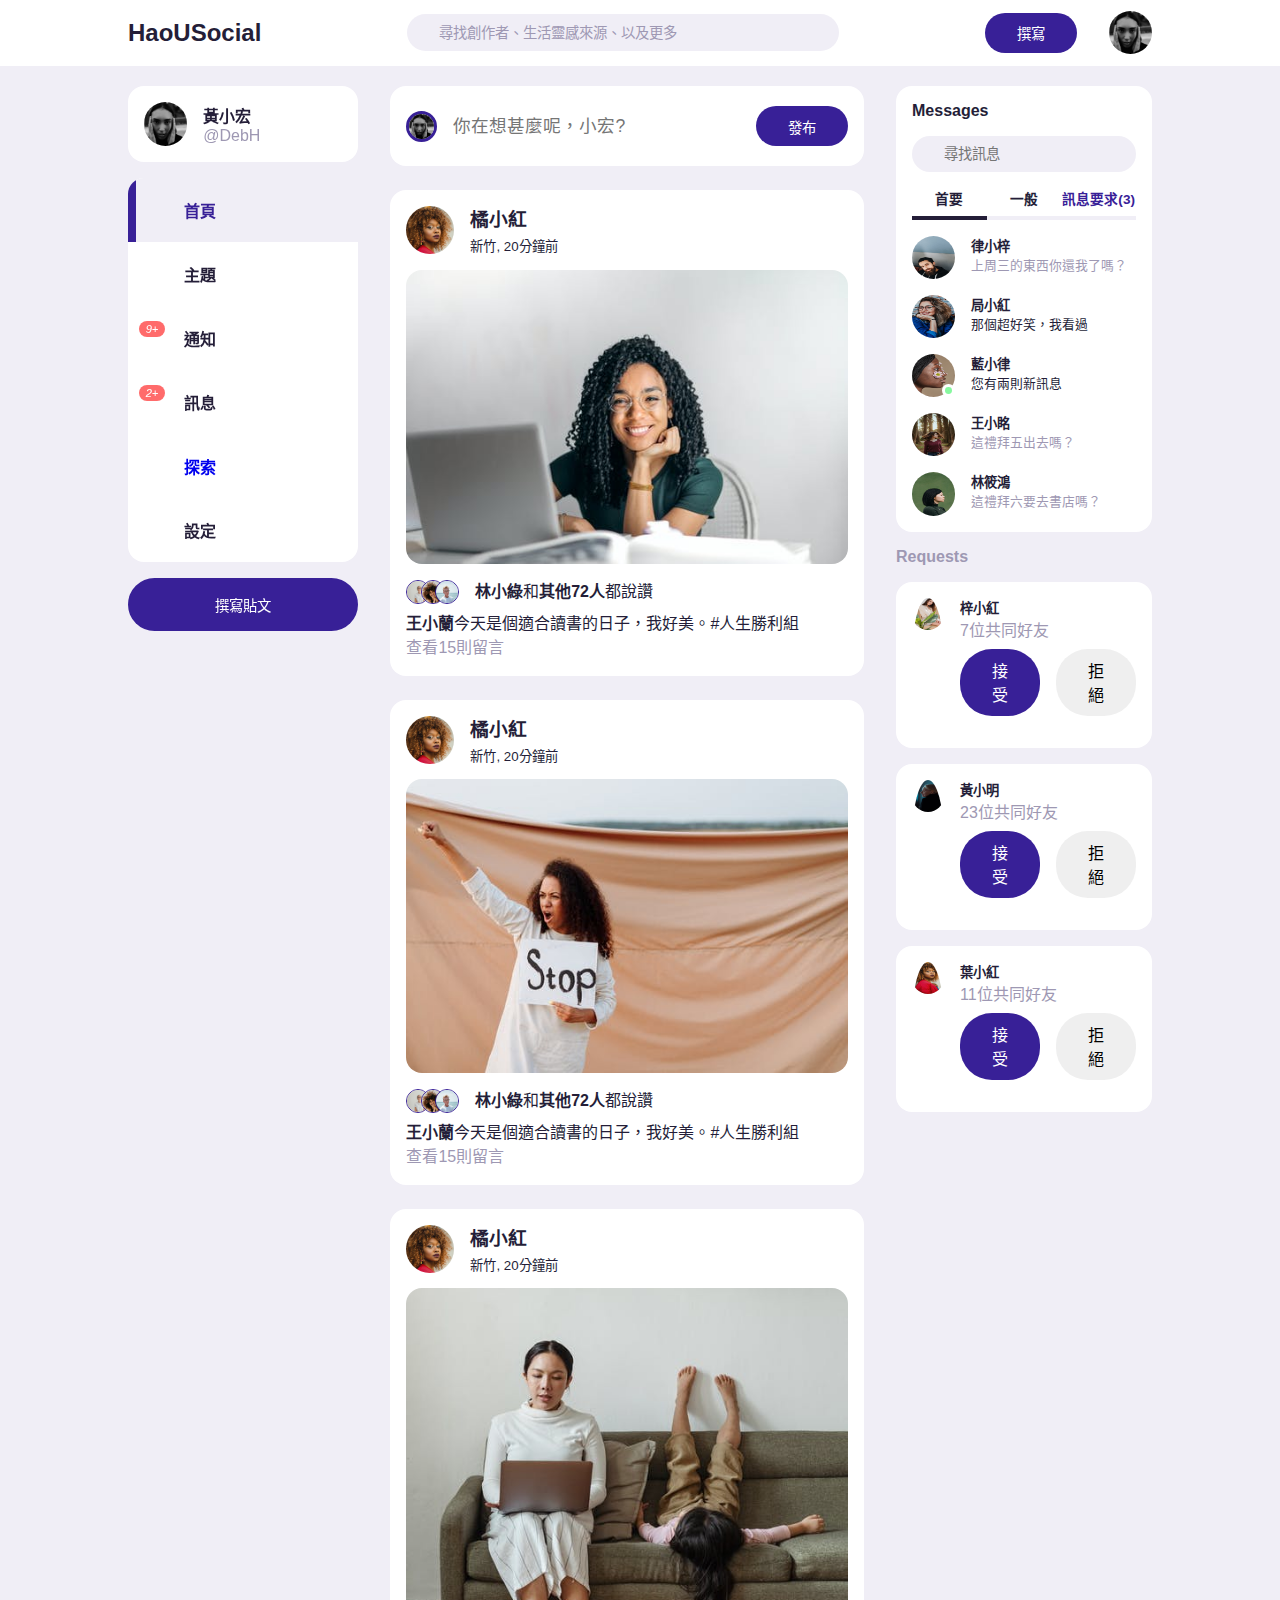
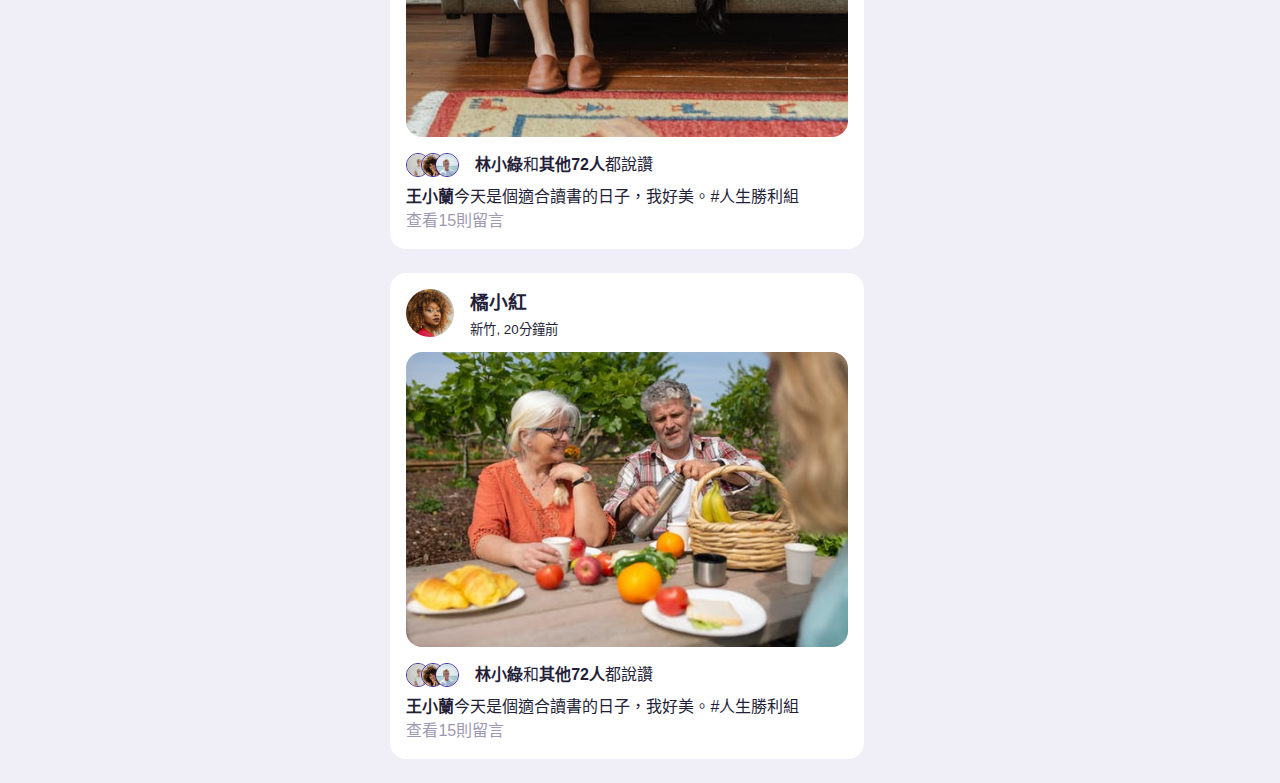
<file: index.html>
<!DOCTYPE html>
<html lang="zh-tw">
<head>
    <meta charset="UTF-8">
    <meta http-equiv="X-UA-Compatible" content="IE-edge">
    <meta name="viewport" content="width=device-width, initial-scale=1.0">
    <title>XX is the new social media</title>
    <link rel="stylesheet" href="https://unicons.iconscout.com/release/v2.1.6/css/unicons.css">
    <link rel="stylesheet" href="style.css">

</head>
<body>
    <!--導覽列-->
    <nav>
        <div class="container">
            <h2 class="log">
                HaoUSocial
            </h2>
            <div class="search-bar">
                <i class="uil uil-search"></i>
                <input type="search" placeholder="尋找創作者、生活靈感來源、以及更多">
            </div>
            <!--導覽列大頭貼-->
            <div class="create">
                <label class="btn btn-primary" for="create post">撰寫</label>
                <div class="profile-photo">
                    <img src="img/profile-1.jpeg">
                </div>
            </div>
        </div>
    </nav>

    <!--主要介面區域-->
    <main>
    <div class="container">

        <!--左邊區塊-->
        <div class="left">
            <a class="profile">
                <div class="profile-photo">
                    <img src="img/profile-1.jpeg">
                </div>

                <div class="handle">
                    <h4>黃小宏</h4>
                    <p class="text-muted">
                        @DebH
                    </p>
                </div>
            </a>

            <!--sidebar-->
            <div class="sidebar">
                <a class="menu-item active">
                    <span><i class="uil uil-home"></i></span><h3>首頁</h3>
                </a>

                <a class="menu-item" id="theme">
                    <span><i class="uil uil-palette"></i></span><h3>主題</h3>
                </a>

                <a class="menu-item" id="notifications">
                    <span><i class="uil uil-bell"><small class="notification-count">9+</small></i></span><h3>通知</h3>
                    <!--通知跳出-->
                    <div class="notification-popup">
                        <div>
                            <div class="profile-photo">
                                <img src="img/profile-2.jpeg">
                            </div>
                            <div class="notification-body">
                                <b>王小藍</b> 接受了你的交友邀請
                                <small class="text-muted">2天前</small>
                            </div>
                        </div>

                        <div>
                            <div class="profile-photo">
                                <img src="img/profile-3.jpeg">
                            </div>
                            <div class="notification-body">
                                <b>葉曉君</b> 對你的貼文發表了一則留言
                                <small class="text-muted">一小時前</small>
                            </div>
                        </div>

                        <div>
                            <div class="profile-photo">
                                <img src="img/profile-4.jpeg">
                            </div>
                            <div class="notification-body">
                                <b>梁義宣</b> 對你的貼文按讚
                                <small class="text-muted">5分鐘前</small>
                            </div>
                        </div>

                        <div>
                            <div class="profile-photo">
                                <img src="img/profile-5.jpeg">
                            </div>
                            <div class="notification-body">
                                <b>Lany Yeh</b> 對你的貼文發表了一則留言
                                <small class="text-muted">2小時之前</small>
                            </div>
                        </div>

                        <div>
                            <div class="profile-photo">
                                <img src="img/profile-6.jpeg">
                            </div>
                            <div class="notification-body">
                                <b>顏劭瑜</b> 分享了你的貼文
                                <small class="text-muted">10分鐘前</small>
                            </div>
                        </div>

                        <div>
                            <div class="profile-photo">
                                <img src="img/profile-7.jpeg">
                            </div>
                            <div class="notification-body">
                                <b>Leo Huang</b> 對你的貼文按讚
                                <small class="text-muted">30分鐘前</small>
                            </div>
                        </div>
                    </div>
                    <!--通知跳出code結束-->
                </a>

                <a class="menu-item" id="messages-notification">
                    <span><i class="uil uil-message" ><small class="notification-count">2+</small></i></span><h3>訊息</h3>
                </a>

                <a class="menu-item" href="waterfall.html">
                    <span><i class="uil uil-club"></i></span><h3>探索</h3>
                </a>

                <a class="menu-item">
                    <span><i class="uil uil-setting"></i></span><h3>設定</h3>
                </a>   
               </form>
            </div>
            <!--sidebar結束-->
            <label for="create-post" class="btn btn-primary">撰寫貼文</label>
        </div>
        <!--左邊區塊結束-->

        <!--中間區塊-->
        <div class="middle">
            <!--撰寫貼文----------------------------------------------------->
            <form class="create-post">
                <div class="profile-photo">
                    <img src="img/profile-1.jpeg">
                </div>
                <input type="text" placeholder="你在想甚麼呢，小宏?" id="create-post">
                <input type="submit" value="發布" class="btn btn-primary">
            </form>
            
            <!--貼文-->
            <div class="feeds">
                <!-----------------------------------------貼文一-->
                <div class="feed">
                    <div class="head">
                        <div class="user">
                            <div class="profile-photo">
                                <img src="img/profile-14.jpeg">
                            </div>

                            <div class="ingo">
                                <h3>橘小紅</h3>
                                <small>新竹, 20分鐘前</small>
                            </div>
                        </div>

                        <span class="edit">
                            <i class="uil uil-ellipsis-h"></i>
                        </span>
                    </div>

                    <div class="photo">
                        <img src="img/feed-1.jpeg">
                    </div>

                    <div class="action-buttons">
                        <div class="interation-buttons">
                            <span><i class="uil uil-heart"></i></span>
                            <span><i class="uil uil-comment"></i></span>
                            <span><i class="uil uil-share"></i></span>
                        </div>
                        <div class="bookmark">
                            <span><i class="uil uil-bookmark"></i></span>
                        </div>
                    </div>

                    <div class="liked-by">
                        <span><img src="img/profile-4.jpeg"></span>
                        <span><img src="img/profile-6.jpeg"></span>
                        <span><img src="img/profile-7.jpeg"></span>
                        <p><b>林小綠</b>和<b>其他72人</b>都說讚</p>
                    </div>

                    <div class="caption">
                        <p><b>王小蘭</b>今天是個適合讀書的日子，我好美。<span class="hash-tag">#人生勝利組</span></p>
                        <div class="comments text-muted">查看15則留言</div>
                    </div>
                </div>

                <!-----------------------------------------貼文二-->
                <div class="feed">
                    <div class="head">
                        <div class="user">
                            <div class="profile-photo">
                                <img src="img/profile-14.jpeg">
                            </div>

                            <div class="ingo">
                                <h3>橘小紅</h3>
                                <small>新竹, 20分鐘前</small>
                            </div>
                        </div>

                        <span class="edit">
                            <i class="uil uil-ellipsis-h"></i>
                        </span>
                    </div>

                    <div class="photo">
                        <img src="img/feed-2.jpeg">
                    </div>

                    <div class="action-buttons">
                        <div class="interation-buttons">
                            <span><i class="uil uil-heart"></i></span>
                            <span><i class="uil uil-comment"></i></span>
                            <span><i class="uil uil-share"></i></span>
                        </div>
                        <div class="bookmark">
                            <span><i class="uil uil-bookmark"></i></span>
                        </div>
                    </div>

                    <div class="liked-by">
                        <span><img src="img/profile-4.jpeg"></span>
                        <span><img src="img/profile-6.jpeg"></span>
                        <span><img src="img/profile-7.jpeg"></span>
                        <p><b>林小綠</b>和<b>其他72人</b>都說讚</p>
                    </div>

                    <div class="caption">
                        <p><b>王小蘭</b>今天是個適合讀書的日子，我好美。<span class="hash-tag">#人生勝利組</span></p>
                        <div class="comments text-muted">查看15則留言</div>
                    </div>
                </div>

                <!-----------------------------------------貼文三-->
                <div class="feed">
                    <div class="head">
                        <div class="user">
                            <div class="profile-photo">
                                <img src="img/profile-14.jpeg">
                            </div>

                            <div class="ingo">
                                <h3>橘小紅</h3>
                                <small>新竹, 20分鐘前</small>
                            </div>
                        </div>

                        <span class="edit">
                            <i class="uil uil-ellipsis-h"></i>
                        </span>
                    </div>

                    <div class="photo">
                        <img src="img/feed-3.jpeg">
                    </div>

                    <div class="action-buttons">
                        <div class="interation-buttons">
                            <span><i class="uil uil-heart"></i></span>
                            <span><i class="uil uil-comment"></i></span>
                            <span><i class="uil uil-share"></i></span>
                        </div>
                        <div class="bookmark">
                            <span><i class="uil uil-bookmark"></i></span>
                        </div>
                    </div>

                    <div class="liked-by">
                        <span><img src="img/profile-4.jpeg"></span>
                        <span><img src="img/profile-6.jpeg"></span>
                        <span><img src="img/profile-7.jpeg"></span>
                        <p><b>林小綠</b>和<b>其他72人</b>都說讚</p>
                    </div>

                    <div class="caption">
                        <p><b>王小蘭</b>今天是個適合讀書的日子，我好美。<span class="hash-tag">#人生勝利組</span></p>
                        <div class="comments text-muted">查看15則留言</div>
                    </div>
                </div>

                <!-----------------------------------------貼文四-->
                <div class="feed">
                    <div class="head">
                        <div class="user">
                            <div class="profile-photo">
                                <img src="img/profile-14.jpeg">
                            </div>

                            <div class="ingo">
                                <h3>橘小紅</h3>
                                <small>新竹, 20分鐘前</small>
                            </div>
                        </div>

                        <span class="edit">
                            <i class="uil uil-ellipsis-h"></i>
                        </span>
                    </div>

                    <div class="photo">
                        <img src="img/feed-4.jpeg">
                    </div>

                    <div class="action-buttons">
                        <div class="interation-buttons">
                            <span><i class="uil uil-heart"></i></span>
                            <span><i class="uil uil-comment"></i></span>
                            <span><i class="uil uil-share"></i></span>
                        </div>
                        <div class="bookmark">
                            <span><i class="uil uil-bookmark"></i></span>
                        </div>
                    </div>

                    <div class="liked-by">
                        <span><img src="img/profile-4.jpeg"></span>
                        <span><img src="img/profile-6.jpeg"></span>
                        <span><img src="img/profile-7.jpeg"></span>
                        <p><b>林小綠</b>和<b>其他72人</b>都說讚</p>
                    </div>

                    <div class="caption">
                        <p><b>王小蘭</b>今天是個適合讀書的日子，我好美。<span class="hash-tag">#人生勝利組</span></p>
                        <div class="comments text-muted">查看15則留言</div>
                    </div>
                </div>
            </div>
        </div>

        <!---------------------------------------------------右邊區塊-->
        <div class="right">
            <div class="messages">
                <div class="heading">
                    <h4>Messages</h4><i class="uil uil-edit"></i>
                </div>
                <!-----------------------訊息搜尋區塊-->
                <div class="search-bar">
                    <i class="uil uil-search"></i>
                    <input type="search" placeholder="尋找訊息" id="message-search">
                </div>
                <!-----------------------訊息分類-->
                <div class="category">
                    <h6 class="active">首要</h6>
                    <h6>一般</h6>
                    <h6 class="message-request">訊息要求(3)</h6>
                </div>
                <!-----------------------訊息-->
                <div class="message">
                    <div class="profile-photo">
                        <img src="img/profile-8.jpeg">
                    </div>
                    <div class="user">
                        <h5>律小梓</h5>
                        <p class="text-muted">上周三的東西你還我了嗎？</p>
                    </div>
                </div>

                <div class="message">
                    <div class="profile-photo">
                        <img src="img/profile-17.jpeg">
                    </div>
                    <div class="user">
                        <h5>局小紅</h5>
                        <p class="text-bold">那個超好笑，我看過</p>
                    </div>
                </div>

                <div class="message">
                    <div class="profile-photo">
                        <img src="img/profile-10.jpeg">
                        <div class="active"></div>
                    </div>
                    <div class="user">
                        <h5>藍小律</h5>
                        <p class="text-bold">您有兩則新訊息</p>
                    </div>
                </div>

                <div class="message">
                    <div class="profile-photo">
                        <img src="img/profile-12.jpeg">
                    </div>
                    <div class="user">
                        <h5>王小眳</h5>
                        <p class="text-muted">這禮拜五出去嗎？</p>
                    </div>
                </div>

                <div class="message">
                    <div class="profile-photo">
                        <img src="img/profile-18.jpeg">
                    </div>
                    <div class="user">
                        <h5>林筱鴻</h5>
                        <p class="text-muted">這禮拜六要去書店嗎？</p>
                    </div>
                </div>
            </div>

            <!-----------------------交友邀請-->
            <div class="friend-requests">
                <h4>Requests</h4>
                <div class="request">
                    <div class="info">
                        <div class="profile-photo">
                            <img src="img/profile-16.jpeg">
                        </div>
                        <div>
                            <h5>梓小紅</h5>
                            <p class="text-muted">7位共同好友</p>
                            <div class="action">
                                <button class="btn btn-primary">接受</button>
                                <button class="btn">拒絕</button>
                            </div>
                        </div>
                    </div>
                </div>

                <div class="request">
                    <div class="info">
                        <div class="profile-photo">
                            <img src="img/profile-13.jpeg">
                        </div>
                        <div>
                            <h5>黃小明</h5>
                            <p class="text-muted">23位共同好友</p>
                            <div class="action">
                                <button class="btn btn-primary">接受</button>
                                <button class="btn">拒絕</button>
                            </div>
                        </div>
                    </div>
                </div>

                <div class="request">
                    <div class="info">
                        <div class="profile-photo">
                            <img src="img/profile-14.jpeg">
                        </div>
                        <div>
                            <h5>葉小紅</h5>
                            <p class="text-muted">11位共同好友</p>
                            <div class="action">
                                <button class="btn btn-primary">接受</button>
                                <button class="btn">拒絕</button>
                            </div>
                        </div>
                    </div>
                </div>
            </div>   
        </div>
    </div>
    </main>

    <!---------------------------------------------------主題變換-->
    <div class="customize-theme">
        <div class="card">
            <h2>選擇你喜歡的主題</h2>
            <p class="text-muted">變換字體大小、顏色、以及背景</p>

            <!---------------------------------------------------字體-->
            <div class="font-size">
                <h4>字體大小</h4>
                <div>
                    <h6>Aa</h6>
                <div class="choose-size">
                    <span class="font-size-1"></span>
                    <span class="font-size-2 active"></span>
                    <span class="font-size-3"></span>
                    <span class="font-size-4"></span>
                    <span class="font-size-5"></span>
                </div>
                <h3>Aa</h3>
                </div>
            </div>

            <!---------------------------------------------------顏色-->
            <div class="color">
                <h4>顏色</h4>
                <div class="choose-color">
                    <span class="color-1 active"></span>
                    <span class="color-2"></span>
                    <span class="color-3"></span>
                    <span class="color-4"></span>
                    <span class="color-5"></span>
                </div>
            </div>

            <!---------------------------------------------------背景顏色-->
            <div class="background-color">
                <h4>背景顏色</h4>
                <div class="choose-bg">
                    <div class="bg-1 active">
                        <span></span>
                        <h5 for="bg-1">明亮</h5>
                    </div>

                    <div class="bg-2">
                        <span></span>
                        <h5>稍暗</h5>
                    </div>

                    <div class="bg-3">
                        <span></span>
                        <h5 for="bg-3">夜間</h5>
                    </div>
                </div>
            </div>
        </div>
    </div>


    <script src="script.js"></script>
</body>
</html>
</file>
<file: style.css>
@import url('https://fonts.googleapis.com/css2?family=Noto+Sans+TC:wght@300;400;500&display=swap');


:root{
    --primary-color-hue: 252;
    --dark-color: 17%;
    --light-color: 95%;
    --white-color: 100%;
    --color-white: hsl(252, 30%, var(--white-color));
    --color-light: hsl(252, 30%, var(--light-color));
    --color-gray: hsl(252, 15%, 65%);
    --color-primary: hsl(var(--primary-color-hue), 65%, 36%);
    --color-secondary: hsl(252, 100%, 90%);
    --color-success: hsl(133, 89%, 75%);
    --color-danger: hsl(0, 100%, 71%);
    --color-dark: hsl(252, 30%, var(--dark-color));
    --color-black: hsl(252, 30%, 10%);

    --border-radius: 2rem;
    --card-border-radius: 1rem;
    --btn-padding: 0.6rem 2rem;
    --search-padding: 0.6rem 1rem;
    --card-padding: 1rem;

    --sticky-top-left: 5.4rem;
    --sticky-top-right: -18rem;


}

*, 
*::before, 
*::after{
    margin: 0;
    padding: 0;
    outline: 0;
    box-sizing: border-box;
    text-decoration: none;
    list-style: none;
    border: none;
}

body{
    font-family: 'Poppins', sans-serif;
    color: var(--color-dark);
    background: var(--color-light);
    overflow-x: hidden;
}

/*總體樣式*/
.container{
    width: 80%;
    margin: 0 auto;
}

.profile-photo{
    width: 2.7rem;
    aspect-ratio: 1/1;
    border-radius: 50%;
    overflow: hidden;
}

img{
    display: block;
    width: 100%;
}

.btn{
    display: inline-block;
    padding: var(--btn-padding);
    font-weight: 500;
    border-radius: var(--border-radius);
    cursor: pointer;
    transition: all 300ms ease;
    font-size: 0.9rem;
}

.btn:hover{
    opacity: 0.8;
}

.btn-primary{
    background: var(--color-primary);
    color: white;
}

.text-bold{
    font-weight: 500;
}

.text-muted{
    color: var(--color-gray);
}

/*--------------------------------------導覽列--------------------------------------*/
nav{
    width: 100%;
    background: var(--color-white);
    padding: 0.7rem 0;
    position: fixed;
    top: 0;
    z-index: 10;
}

nav .container{
    display: flex;
    align-items: center;
    justify-content: space-between;
}

/*搜尋樣式*/
.search-bar{
    background: var(--color-light);
    border-radius: var(--border-radius);
    padding: var(--search-padding);
}


/*搜尋欄內文樣式*/
.search-bar input[type="search"] {
    background: transparent;
    width: 30vw;
    margin-left: 1rem;
    font-size: 0.9rem;
    color: var(--color-dark);
}

/*搜尋欄內文樣式*/
nav .search-bar input[type="search"]::placeholder{
    color: var(--color-gray);
}

/*導覽列右側大新增貼文*/
nav .create{
    display: flex;
    align-items: center;
    gap: 2rem;
}


/*--------------------------------------主要介面區域--------------------------------------*/
main{
    position: relative;
    top: 5.4rem;
}

main .container{
    display: grid;
    grid-template-columns: 18vw auto 20vw;
    column-gap: 2rem;
    position: relative;
}

main .container .left{
    height: max-content;
    position: sticky;
    top: var(--sticky-top-left);
}

/*左欄個人主業按鈕*/
main .container .left .profile{
    padding: var(--card-padding);
    background: var(--color-white);
    border-radius: var(--card-border-radius);
    display: flex;
    align-items: center;
    column-gap: 1rem;
    width: 100%;
}

/*左欄工具列*/
.left .sidebar{
    margin-top: 1rem;
    background: var(--color-white);
    border-radius: var(--card-border-radius);
}

.left .sidebar .menu-item{
    display: flex;
    align-items: center;
    height: 4rem;
    cursor: pointer;
    transition: all 300ms ease;
    position: relative;
}

.left .sidebar .menu-item:hover{
    background: var(--color-light);
}

.left .sidebar i{
    font-size: 1.4rem;
    color: var(--color-gray);
    margin-left: 2rem;
    position: relative;
}


/*通知跳出樣式*/
.left .sidebar i .notification-count{
    background: var(--color-danger);
    color: white;
    font-size: 0.7rem;
    width: fit-content;
    border-radius: 0.8rem;
    padding: 0.1rem 0.4rem;
    position: absolute;
    top: -0.2rem;
    right: -0.3rem;
}

.left .sidebar h3{
    margin-left: 1.5rem;
    font-size: 1rem;
}

.left .sidebar .active{
    background: var(--color-light);
}

.left .sidebar .active i, 
.left .sidebar .active h3{
    color: var(--color-primary);
}

.left .sidebar .active::before{
    content: "";
    display: block;
    width: 0.5rem;
    height: 100%;
    position: absolute;
    background: var(--color-primary);
}

.left .sidebar .menu-item:first-child.active{
    border-top-left-radius: var(--card-border-radius);
    overflow: hidden;
}

.left .sidebar .menu-item:last-child.active{
    border-bottom-left-radius: var(--card-border-radius);
    overflow: hidden;
}

.left .btn{
    margin-top: 1rem;
    width: 100%;
    text-align: center;
    padding: 1rem 0;
}

/*訊息跳出*/
.left .sidebar .notification-popup{
    position: absolute;
    top: 0;
    left: 110%;
    width: 30rem;
    background: var(--color-white);
    border-radius: var(--card-border-radius);
    padding: var(--card-padding);
    box-shadow: 0 0 2rem hsl(var(--color-primary), 75% 60% 25%);
    z-index: 8;
    display: none;
}

.left .notification-popup::before{
    content: "";
    width: 1.2rem;
    height: 1.2rem;
    display: block;
    position: absolute;
    background: var(--color-white);
    left: -0.6rem;
    transform: rotate(45deg);
}

.left .notification-popup > div{
    display: flex;
    align-items: start;
    gap: 1rem;
    margin-bottom: 1rem;
}

.left .notification-popup small{
    display: block;
}

/*中間部分*/
/*建立貼文樣式*/
.middle .create-post{
    width: 100%;
    height: 5rem;
    display: flex;
    align-items: center;
    justify-content: space-between;
    background: var(--color-white);
    padding: 0.4rem var(--card-padding);
    border-radius: var(--card-border-radius);
}

.middle .create-post input[type='text']{
    justify-self: start;
    width: 100%;
    padding-left: 1rem;
    background: transparent;
    color: var(--color-gray);
    margin-right: 1rem;
    font-size: 1.1rem;
}

.middle .create-post .profile-photo{
    border:  3px solid var(--color-primary);
}

/*貼文樣式*/
.middle .feeds .feed{
    background: var(--color-white);
    margin: 1.5rem 0;
    font-size: 1rem;
    line-height: 1.5;
    border-radius: var(--card-border-radius);
    padding: var(--card-padding);
}

.middle .feed .head{
    display: flex;
    justify-content: space-between;
}

.middle .feed .user{
    display: flex;
    gap: 1rem;
}

.middle .feed .user .profile-photo{
    width: 3rem;
    height: 3rem;
}

.middle .feed .photo{
    border-radius: var(--card-border-radius);
    overflow: hidden;
    margin-top: 0.7rem;
}

.middle .feed .action-buttons{
    display: flex;
    justify-content: space-between;
    align-items: center;
    font-size: 1.3rem;
    margin: 0.5rem;
}

.middle .liked-by{
    display: flex;
}

.middle .liked-by span{
    width: 1.5rem;
    height: 1.5rem;
    display: block;
    border-radius: 50%;
    overflow: hidden;
    border: 1.5px solid var(--color-primary);
    margin-left: -0.6rem;
}

.middle .liked-by span:first-child{
    margin: 0;
}

.middle .liked-by p{
    margin-left: 1rem;
}

.middle .caption{
    margin-top: 0.5rem;
}

/*右邊訊息*/
.main .container .right{
    height: max-content;
    position: sticky;
    top: var(--sticky-top-right);
    bottom: 0;
}

.right .messages{
    background: var(--color-white);
    padding: var(--card-padding);
    border-radius: var(--card-border-radius);
}

.right .messages .heading{
    display: flex;
    align-items: center;
    justify-content: space-between;
    margin-bottom: 1rem;
}

.right .messages i{
    font-size: 1.5rem;
}

.right .messages .search-bar{
    display: flex;
    margin-bottom: 1rem;
}

.right .messages .category{
    display: flex;
    justify-content: space-between;
    margin-bottom: 1rem;
}

.right .messages .category h6{
    width: 100%;
    text-align: center;
    border-bottom: 4px solid var(--color-light);
    padding-bottom: 0.5rem;
    font-size: 0.85rem;
}

.right .messages .category .active{
    border-color: var(--color-dark);
}

.right .messages .message{
    display: flex;
    gap: 1rem;
    margin-bottom: 1rem;
    align-items: start;
}

.right .messages .message:last-child{
    margin: 0;
}

.right .messages .message p{
    font-size: 0.8rem;
}

.right .message .profile-photo{
    position: relative;
    overflow: visible;
}

.right .profile-photo img{
    border-radius: 50%;
    aspect-ratio: 1/1;
}

.right .messages .message .profile-photo .active{
    width: 0.8rem;
    height: 0.8rem;
    border-radius: 50%;
    border: 3px solid var(--color-white);
    background: var(--color-success);
    position: absolute;
    bottom: 0;
    right: 0;
}

.right .messages .message-request{
    color: var(--color-primary);
}

/*右邊交友邀請*/
.right .friend-requests{
    margin-top: 1rem;
}

.right .friend-requests h4{
    color: var(--color-gray);
    margin: 1rem 0;
}

.right .request{
    border-radius: var(--card-border-radius);
    background: var(--color-white);
    padding: var(--card-padding);
    margin-top: 1rem;
    margin-bottom: 0.6rem;
}

.right .request .info{
    display: flex;
    gap: 1rem;
    margin-bottom: 1rem;
}

.right .request .action{
    display: flex;
    gap: 1rem;  
}

.right .friend-requests .request .action .btn{
    margin-top: 0.5rem;
    font-size: 1rem;
}

/*主題背景更換*/
.customize-theme{
    background: rgba(255, 255, 255, 0.5);
    width: 100vw;
    height: 100vh;
    position: fixed;
    top: 0;
    left: 0;
    z-index: 100;
    text-align: center;
    display: grid;
    place-items: center;
    font-size: 1rem;
    display: none;
}

.customize-theme .card{
    background: var(--color-white);
    padding: var(--card-padding);
    border-radius: var(--card-border-radius);
    width: 50%;
    box-shadow: 0 0 1rem var(--color-primary);
}

/*字體更換*/
.customize-theme .font-size{
    margin-top: 5rem;
}

.customize-theme .font-size > div{
    display: flex;
    justify-content: space-between;
    align-items: center;
    background: var(--color-light);
    padding: var(--search-padding);
    border-radius: var(--card-border-radius);
    margin-top: 1rem;
}

.customize-theme .choose-size{
    background: var(--color-secondary);
    height: 0.3rem;
    width: 100%;
    margin: 0 1rem;
    display: flex;
    justify-content: space-between;
    align-items: center;
}

.customize-theme .choose-size span{
    width: 1rem;
    height: 1rem;
    background: var(--color-secondary);
    border-radius: 50%;
    cursor: pointer;
}

.customize-theme .choose-size span.active{
    background: var(--color-primary);
}

/*顏色更換*/
.customize-theme .color{
    margin-top: 2rem;
    margin-bottom: 2rem;
}

.customize-theme .choose-color{
    background: var(--color-light);
    padding: var(--search-padding);
    border-radius: var(--card-border-radius);
    display: flex;
    align-items: center;
    justify-content: space-between;
    margin-top: 1rem;
}

.customize-theme .choose-color span{
    width: 2.2rem;
    height: 2.2rem;
    border-radius: 50%;
}

.customize-theme .choose-color span:nth-child(1){
    background: hsl(252, 75%, 60%);
}

.customize-theme .choose-color span:nth-child(2){
    background: hsl(52, 75%, 60%);
}

.customize-theme .choose-color span:nth-child(3){
    background: hsl(352, 75%, 60%);
}

.customize-theme .choose-color span:nth-child(4){
    background: hsl(152, 75%, 60%);
}

.customize-theme .choose-color span:nth-child(5){
    background: hsl(202, 75%, 60%);
}

.customize-theme .choose-color span.active{
    border: 5px solid white;
}

/*背景顏色更換*/
.customize-theme .background{
    margin-top: 2rem;
}

.customize-theme .choose-bg{
    display: flex;
    align-items: center;
    justify-content: space-between;
    gap: 1.5rem;
    margin-top: 1rem;
}

.customize-theme .choose-bg > div{
    padding: var(--card-padding);
    width: 100%;
    display: flex;
    align-items: center;
    font-size: 1rem;
    font-weight: bold;
    border-radius: 0.4rem;
    cursor: pointer;
}

.customize-theme .choose-bg > div.active{
    border: 2px solid var(--color-primary);
}

.customize-theme .choose-bg .bg-1{
    color: black;
    background: white;

}

.customize-theme .choose-bg .bg-2{
    color: white;
    background: hsl(252, 30%, 17%);
    
}

.customize-theme .choose-bg .bg-3{
    color: white;
    background: hsl(252, 30%, 17%);
}

.customize-theme .choose-bg > div span{
    width: 2rem;
    height: 2rem;
    border: 2px solid var(--color-gray);
    border-radius: 50%;
    margin-right: 1rem;
}
</file>
